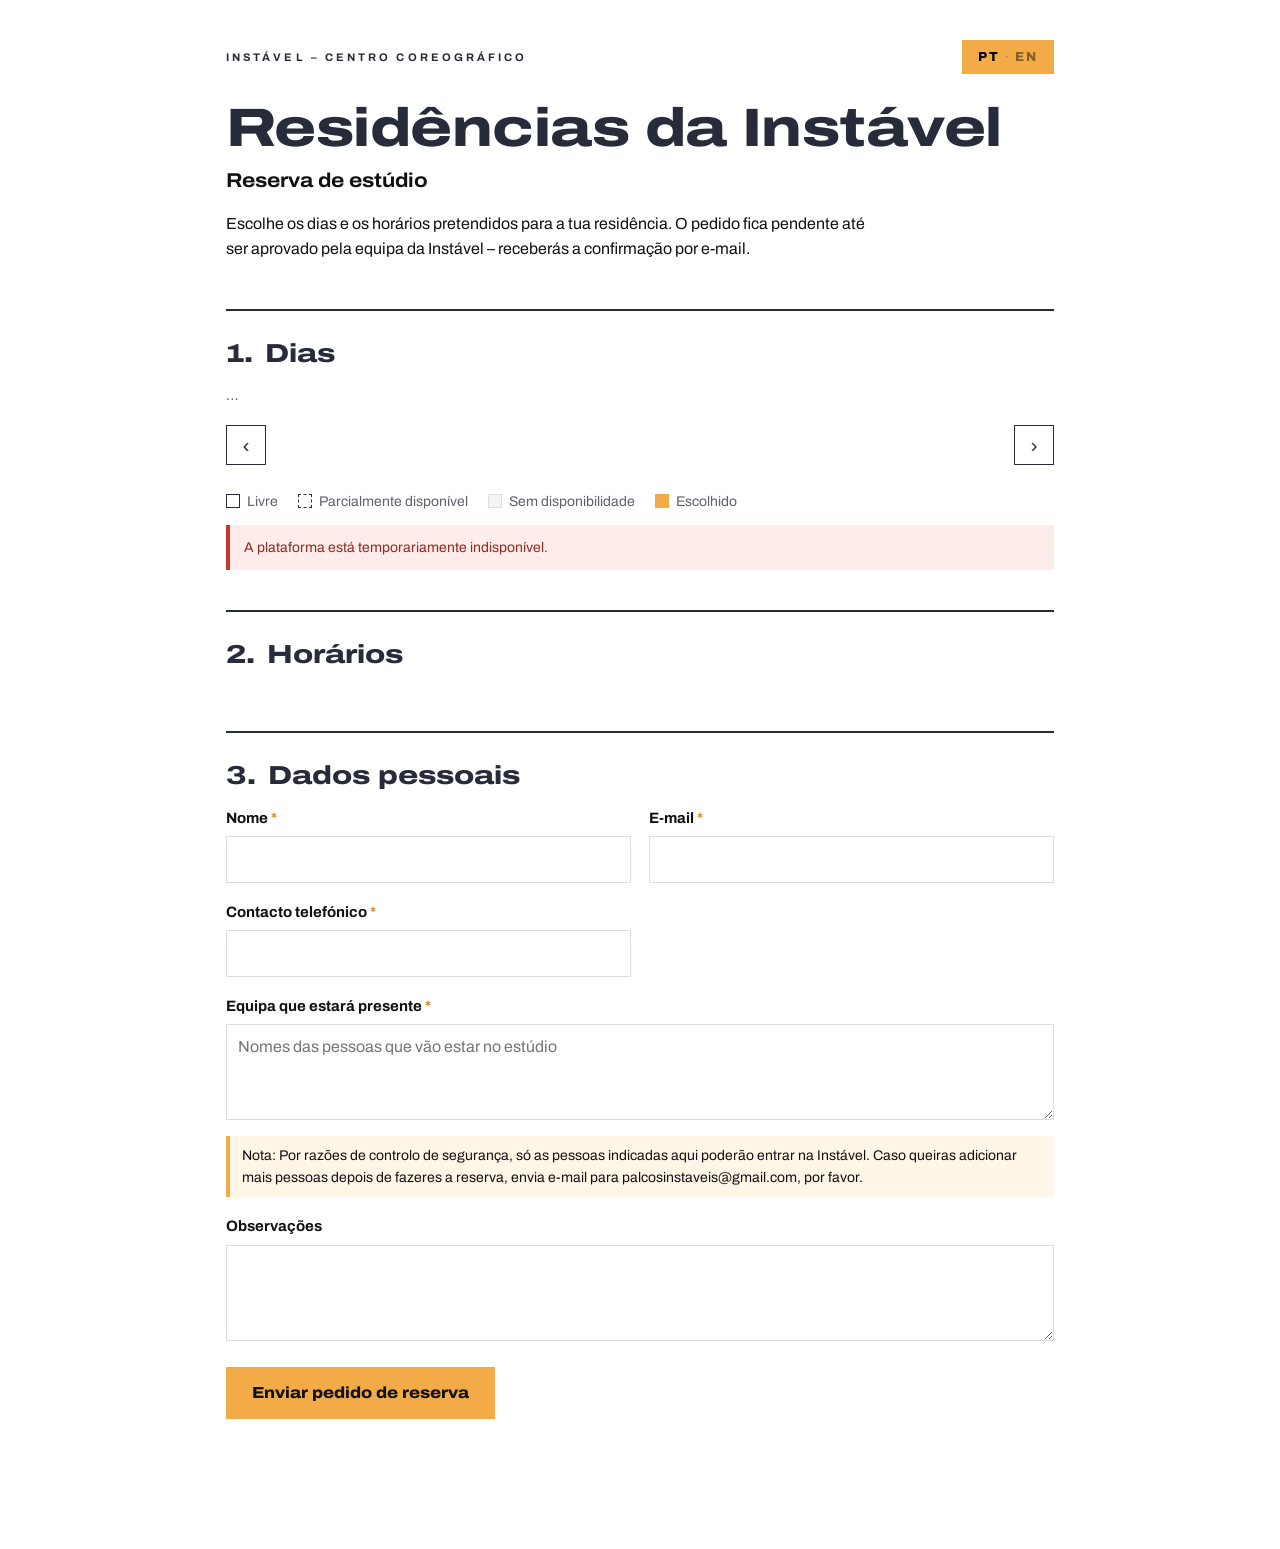
<file: index.html>
<!doctype html>
<html lang="pt">
<head>
<meta charset="utf-8">
<meta name="viewport" content="width=device-width, initial-scale=1">
<title>Residências da Instável</title>
<link rel="preconnect" href="https://fonts.googleapis.com">
<link rel="preconnect" href="https://fonts.gstatic.com" crossorigin>
<link href="https://fonts.googleapis.com/css2?family=Archivo:wdth,wght@100..125,400..800&display=swap" rel="stylesheet">
<link rel="stylesheet" href="style.css">
<script src="config.js"></script>
</head>
<body>
<div class="wrap">
  <header class="top">
    <div class="topbar">
      <div class="org"><span class="txt">Instável – Centro Coreográfico</span></div>
      <div class="lang" role="group" aria-label="Idioma / Language">
        <button type="button" data-lang="pt">PT</button><span class="dot" aria-hidden="true">·</span><button type="button" data-lang="en">EN</button>
      </div>
    </div>
    <h1>Residências da Instável</h1>
    <p class="sub" data-t="sub"></p>
    <p data-t="intro"></p>
    <ul class="rules" id="rules"></ul>
  </header>

  <!-- Cancelamento por link -->
  <section class="step hidden" id="cancelBox">
    <h2 data-t="cancelTitle"></h2>
    <p data-t="cancelText"></p>
    <div class="actions">
      <button class="btn danger" id="cancelBtn" data-t="cancelBtn"></button>
      <a href="./" class="linkbtn" id="backLink" data-t="back"></a>
    </div>
    <div id="cancelMsg"></div>
  </section>

  <div id="bookingFlow">
    <section class="step">
      <h2><span class="n">1.</span><span data-t="s1"></span></h2>
      <p class="hint" id="calHint"></p>
      <div class="cal-head">
        <button class="iconbtn" id="prevM" type="button">‹</button>
        <div class="month" id="monthLabel"></div>
        <button class="iconbtn" id="nextM" type="button">›</button>
      </div>
      <div class="grid" id="grid"></div>
      <div class="legend">
        <span><i></i><span data-t="lgFree"></span></span>
        <span><i class="p"></i><span data-t="lgPartial"></span></span>
        <span><i class="f"></i><span data-t="lgFull"></span></span>
        <span><i class="s"></i><span data-t="lgSel"></span></span>
      </div>
      <div class="counter" id="counter"></div>
      <div id="calMsg"></div>
    </section>

    <section class="step">
      <h2><span class="n">2.</span><span data-t="s2"></span></h2>
      <p class="hint" id="timeHint"></p>
      <div class="sel-list" id="selList"></div>
      <div class="actions hidden" id="copyWrap"><button class="linkbtn" id="copyTimes" type="button" data-t="copy"></button></div>
    </section>

    <section class="step">
      <h2><span class="n">3.</span><span data-t="s3"></span></h2>
      <form id="form" novalidate>
        <div class="fields">
          <div><label for="name"><span data-t="fName"></span> <span class="req">*</span></label><input id="name" autocomplete="name" required maxlength="120"></div>
          <div><label for="email"><span data-t="fEmail"></span> <span class="req">*</span></label><input id="email" type="email" autocomplete="email" required maxlength="160"></div>
          <div><label for="phone"><span data-t="fPhone"></span> <span class="req">*</span></label><input id="phone" type="tel" autocomplete="tel" required maxlength="40"></div>
          <div class="full">
            <label for="team"><span data-t="fTeam"></span> <span class="req">*</span></label>
            <textarea id="team" required maxlength="1000" data-tp="fTeamPh"></textarea>
            <p class="note" data-t="fTeamNote"></p>
          </div>
          <div class="full"><label for="notes" data-t="fNotes"></label><textarea id="notes" maxlength="1000"></textarea></div>
        </div>
        <div class="actions">
          <button class="btn" type="submit" id="submitBtn" data-t="submit"></button>
        </div>
        <div id="formMsg"></div>
      </form>
    </section>
  </div>

  <section class="step done hidden" id="doneBox">
    <h2 data-t="doneTitle"></h2>
    <p id="doneText"></p>
    <div class="actions" style="justify-content:center"><a class="btn ghost" href="./" id="againLink" data-t="again"></a></div>
  </section>
</div>

<script>
(function () {
  'use strict';
  var API = window.RESERVAS_API;

  // ---------- textos ----------
  var T = {
    pt: {
      sub: 'Reserva de estúdio',
      intro: 'Escolhe os dias e os horários pretendidos para a tua residência. O pedido fica pendente até ser aprovado pela equipa da Instável – receberás a confirmação por e-mail.',
      rules: function (c) { return ['Das ' + c.openHour + 'h às ' + c.closeHour + 'h', 'Máx. ' + c.maxHoursPerDay + 'h por dia', 'Até ' + c.maxDaysPerRequest + ' dias por pedido', 'Sujeito a aprovação']; },
      s1: 'Dias',
      hint1: function (n) { return 'Clica nos dias que pretendes reservar um estúdio (até ' + n + ' dias por pedido). Para retirar os dias, clica de novo.'; },
      prevM: 'Mês anterior', nextM: 'Mês seguinte',
      lgFree: 'Livre', lgPartial: 'Parcialmente disponível', lgFull: 'Sem disponibilidade', lgSel: 'Escolhido',
      counter: 'Dias escolhidos',
      s2: 'Horários',
      hint2: function (c) { return 'Entre as ' + c.openHour + 'h e as ' + c.closeHour + 'h, no máximo ' + c.maxHoursPerDay + ' horas por dia.'; },
      empty: 'Ainda não escolheste nenhum dia.',
      copy: 'Aplicar o horário do primeiro dia a todos os dias',
      noFree: 'Sem estúdio livre: ',
      start: 'Início', end: 'Fim', remove: 'Retirar',
      s3: 'Dados pessoais',
      fName: 'Nome', fEmail: 'E-mail', fPhone: 'Contacto telefónico',
      fTeam: 'Equipa que estará presente', fTeamPh: 'Nomes das pessoas que vão estar no estúdio',
      fTeamNote: 'Nota: Por razões de controlo de segurança, só as pessoas indicadas aqui poderão entrar na Instável. Caso queiras adicionar mais pessoas depois de fazeres a reserva, envia e-mail para palcosinstaveis@gmail.com, por favor.',
      fNotes: 'Observações',
      submit: 'Enviar pedido de reserva', sending: 'A enviar…',
      doneTitle: 'Pedido enviado',
      doneText: function (e) { return 'Obrigado! O teu pedido ficou <b>pendente de aprovação</b>. Enviámos um resumo para <b>' + e + '</b>. Quando a equipa aprovar, receberás um novo e-mail de confirmação.'; },
      again: 'Fazer outro pedido',
      cancelTitle: 'Cancelar pedido de reserva',
      cancelText: 'Confirmas que pretendes cancelar este pedido ou reserva? Todos os dias associados ficam livres.',
      cancelBtn: 'Confirmar cancelamento', cancelling: 'A cancelar…', back: 'Voltar',
      cancelDone: 'Cancelado. Enviámos uma confirmação para o teu e-mail.',
      eMax: function (n) { return 'Cada pedido pode ter no máximo ' + n + ' dias. Podes fazer outro pedido depois deste.'; },
      ePickDay: 'Escolhe pelo menos um dia (ponto 1).',
      eFill: 'Preenche nome, e-mail, contacto telefónico e equipa.',
      eEmail: 'O e-mail não parece válido.',
      eLoad: 'Não foi possível carregar a disponibilidade. Verifica a ligação e atualiza a página.',
      eSend: 'Não foi possível enviar o pedido. Verifica a ligação e tenta novamente.',
      eCancel: 'Não foi possível cancelar. Tenta novamente.',
      eDown: 'A plataforma está temporariamente indisponível.',
      eCopy: function (l) { return 'Não foi possível aplicar o mesmo horário em: ' + l + ' (sem estúdio livre nesse período).'; },
      eDropped: function (l) { return 'Entretanto deixou de haver disponibilidade, retirado: ' + l + '.'; },
      wd: ['dom', 'seg', 'ter', 'qua', 'qui', 'sex', 'sáb'],
      wdl: ['domingo', 'segunda', 'terça', 'quarta', 'quinta', 'sexta', 'sábado'],
      mo: ['jan', 'fev', 'mar', 'abr', 'mai', 'jun', 'jul', 'ago', 'set', 'out', 'nov', 'dez'],
      mof: ['janeiro', 'fevereiro', 'março', 'abril', 'maio', 'junho', 'julho', 'agosto', 'setembro', 'outubro', 'novembro', 'dezembro']
    },
    en: {
      sub: 'Studio booking',
      intro: 'Choose the days and times you would like for your residency. Your request will remain pending until it is approved by the Instável team – you will receive a confirmation by e-mail.',
      rules: function (c) { return [c.openHour + ':00 to ' + c.closeHour + ':00', 'Max. ' + c.maxHoursPerDay + 'h per day', 'Up to ' + c.maxDaysPerRequest + ' days per request', 'Subject to approval']; },
      s1: 'Days',
      hint1: function (n) { return 'Click the days on which you would like to book a studio (up to ' + n + ' days per request). To remove a day, click it again.'; },
      prevM: 'Previous month', nextM: 'Next month',
      lgFree: 'Available', lgPartial: 'Partially available', lgFull: 'Unavailable', lgSel: 'Selected',
      counter: 'Selected days',
      s2: 'Times',
      hint2: function (c) { return 'Between ' + c.openHour + ':00 and ' + c.closeHour + ':00, max. ' + c.maxHoursPerDay + ' hours per day.'; },
      empty: 'You have not selected any days yet.',
      copy: 'Apply the first day\'s times to all days',
      noFree: 'No studio available: ',
      start: 'Start', end: 'End', remove: 'Remove',
      s3: 'Personal details',
      fName: 'Name', fEmail: 'E-mail', fPhone: 'Phone number',
      fTeam: 'Team members who will be present', fTeamPh: 'Names of the people who will be in the studio',
      fTeamNote: 'Note: For security reasons, only the people listed here will be allowed into Instável. If you would like to add more people after making your booking, please send an e-mail to palcosinstaveis@gmail.com.',
      fNotes: 'Notes',
      submit: 'Send booking request', sending: 'Sending…',
      doneTitle: 'Request sent',
      doneText: function (e) { return 'Thank you! Your request is <b>pending approval</b>. We have sent a summary to <b>' + e + '</b>. Once the team approves it, you will receive a confirmation e-mail.'; },
      again: 'Make another request',
      cancelTitle: 'Cancel booking request',
      cancelText: 'Are you sure you want to cancel this request or booking? All the days in it will become available again.',
      cancelBtn: 'Confirm cancellation', cancelling: 'Cancelling…', back: 'Back',
      cancelDone: 'Cancelled. We have sent a confirmation to your e-mail.',
      eMax: function (n) { return 'Each request can include at most ' + n + ' days. You can make another request afterwards.'; },
      ePickDay: 'Please choose at least one day (step 1).',
      eFill: 'Please fill in name, e-mail, phone number and team.',
      eEmail: 'The e-mail address does not seem valid.',
      eLoad: 'Availability could not be loaded. Please check your connection and refresh the page.',
      eSend: 'The request could not be sent. Please check your connection and try again.',
      eCancel: 'The cancellation could not be completed. Please try again.',
      eDown: 'The platform is temporarily unavailable.',
      eCopy: function (l) { return 'The same times could not be applied to: ' + l + ' (no studio available then).'; },
      eDropped: function (l) { return 'No longer available, removed: ' + l + '.'; },
      wd: ['Sun', 'Mon', 'Tue', 'Wed', 'Thu', 'Fri', 'Sat'],
      wdl: ['Sunday', 'Monday', 'Tuesday', 'Wednesday', 'Thursday', 'Friday', 'Saturday'],
      mo: ['Jan', 'Feb', 'Mar', 'Apr', 'May', 'Jun', 'Jul', 'Aug', 'Sep', 'Oct', 'Nov', 'Dec'],
      mof: ['January', 'February', 'March', 'April', 'May', 'June', 'July', 'August', 'September', 'October', 'November', 'December']
    }
  };

  var lang = 'pt';
  var cfg = null;            // configuração vinda do servidor
  var view = null;           // primeiro dia do mês visível
  var avail = {};            // 'AAAA-MM-DD' -> [[ini,fim], ...] (um intervalo por evento no calendário)
  var loaded = {};           // 'AAAA-MM' -> promessa
  var selected = {};         // 'AAAA-MM-DD' -> { start: min, end: min }
  var cancelMode = false;

  var $ = function (id) { return document.getElementById(id); };
  function t(k) { return T[lang][k]; }
  function pad(n) { return (n < 10 ? '0' : '') + n; }
  function key(d) { return d.getFullYear() + '-' + pad(d.getMonth() + 1) + '-' + pad(d.getDate()); }
  function fromKey(k) { var p = k.split('-'); return new Date(+p[0], +p[1] - 1, +p[2]); }
  function addDays(d, n) { return new Date(d.getFullYear(), d.getMonth(), d.getDate() + n); }
  function hhmm(m) { return pad(Math.floor(m / 60)) + ':' + pad(m % 60); }
  function today() { var n = new Date(); return new Date(n.getFullYear(), n.getMonth(), n.getDate()); }
  function human(k) { var d = fromKey(k); return t('wdl')[d.getDay()] + ', ' + d.getDate() + ' ' + t('mo')[d.getMonth()]; }
  function msg(el, text, kind) { $(el).innerHTML = text ? '<div class="msg ' + (kind || 'err') + '"></div>' : ''; if (text) $(el).firstChild.textContent = text; }
  function escHtml(s) { return String(s).replace(/[&<>"]/g, function (c) { return { '&': '&amp;', '<': '&lt;', '>': '&gt;', '"': '&quot;' }[c]; }); }

  function apiGet(params) {
    params.lang = lang;
    return fetch(API + '?' + new URLSearchParams(params)).then(function (r) { return r.json(); });
  }
  function apiPost(body) {
    body.lang = lang;
    return fetch(API, { method: 'POST', headers: { 'Content-Type': 'text/plain;charset=utf-8' }, body: JSON.stringify(body) })
      .then(function (r) { return r.json(); });
  }

  // ---------- idioma ----------
  // Entra sempre em português; inglês só pelo botão EN ou por links com ?lang=en (ex.: e-mails)
  function pickLang() {
    return new URLSearchParams(location.search).get('lang') === 'en' ? 'en' : 'pt';
  }
  function setLang(l) {
    lang = l;
    document.documentElement.lang = l;
    document.querySelectorAll('[data-t]').forEach(function (el) { var v = t(el.getAttribute('data-t')); if (typeof v === 'string') el.textContent = v; });
    document.querySelectorAll('[data-tp]').forEach(function (el) { el.placeholder = t(el.getAttribute('data-tp')); });
    document.querySelectorAll('.lang button').forEach(function (b) { b.setAttribute('aria-pressed', String(b.getAttribute('data-lang') === l)); });
    $('prevM').setAttribute('aria-label', t('prevM')); $('nextM').setAttribute('aria-label', t('nextM'));
    var suffix = l === 'en' ? '?lang=en' : '?lang=pt';
    $('againLink').href = './' + suffix; $('backLink').href = './' + suffix;
    if (cfg) { renderRules(); render(); }
  }
  document.querySelectorAll('.lang button').forEach(function (b) { b.onclick = function () { setLang(b.getAttribute('data-lang')); }; });

  // ---------- disponibilidade ----------
  function busyFor(k) { return avail[k] || null; }
  function nowMinutesIf(k) {
    if (k !== key(today())) return -1;
    var n = new Date(); return n.getHours() * 60 + n.getMinutes();
  }
  // "Ocupado" = já há tantos eventos em simultâneo como estúdios
  function isBusy(busy, a, b) {
    var n = 0;
    for (var i = 0; i < busy.length; i++) if (busy[i][0] < b && busy[i][1] > a) n++;
    return n >= cfg.capacity;
  }
  function startOptions(k) {
    var busy = busyFor(k); if (!busy) return [];
    var out = [], step = cfg.stepMinutes, now = nowMinutesIf(k);
    for (var tm = cfg.openHour * 60; tm + step <= cfg.closeHour * 60; tm += step) {
      if (tm <= now) continue;
      if (!isBusy(busy, tm, tm + step)) out.push(tm);
    }
    return out;
  }
  function endOptions(k, start) {
    var busy = busyFor(k) || [], out = [], step = cfg.stepMinutes;
    var max = Math.min(cfg.closeHour * 60, start + cfg.maxHoursPerDay * 60);
    for (var tm = start + step; tm <= max; tm += step) {
      if (isBusy(busy, tm - step, tm)) break;
      out.push(tm);
    }
    return out;
  }
  function limitDate() { var d = today(); return new Date(d.getFullYear(), d.getMonth() + cfg.maxMonthsAhead, d.getDate()); }
  function dayStatus(k) {
    var d = fromKey(k);
    if (d < today() || d > limitDate()) return 'off';
    if (!busyFor(k)) return 'loading';
    var free = startOptions(k).length;
    var total = (cfg.closeHour - cfg.openHour) * 60 / cfg.stepMinutes;
    if (!free) return 'full';
    return free === total ? 'free' : 'partial';
  }

  function loadMonth(d) {
    var first = new Date(d.getFullYear(), d.getMonth(), 1), last = new Date(d.getFullYear(), d.getMonth() + 1, 0);
    var wk = key(first).slice(0, 7);
    if (loaded[wk]) return loaded[wk];
    var p = apiGet({ action: 'availability', from: key(first), to: key(last) }).then(function (res) {
      if (!res.ok) throw new Error(res.error);
      Object.keys(res.days).forEach(function (k) { avail[k] = res.days[k]; });
    }).catch(function () {
      delete loaded[wk];
      msg('calMsg', t('eLoad'));
    });
    loaded[wk] = p;
    return p;
  }
  function refreshAll() {
    avail = {}; loaded = {};
    var months = {}; months[key(view).slice(0, 7)] = view;
    Object.keys(selected).forEach(function (k) { months[k.slice(0, 7)] = fromKey(k); });
    return Promise.all(Object.keys(months).map(function (m) { return loadMonth(months[m]); }));
  }

  // ---------- desenho ----------
  function renderRules() {
    $('rules').innerHTML = '';
    t('rules')(cfg).forEach(function (r) { var li = document.createElement('li'); li.textContent = r; $('rules').appendChild(li); });
  }

  function renderCalendar() {
    $('monthLabel').textContent = t('mof')[view.getMonth()] + ' ' + view.getFullYear();
    var td = today(), lim = limitDate();
    $('prevM').disabled = view.getFullYear() === td.getFullYear() && view.getMonth() === td.getMonth();
    $('nextM').disabled = view.getFullYear() * 12 + view.getMonth() >= lim.getFullYear() * 12 + lim.getMonth();
    var g = $('grid'); g.innerHTML = '';
    [1, 2, 3, 4, 5, 6, 0].forEach(function (i) { var h = document.createElement('div'); h.className = 'dow'; h.textContent = t('wd')[i]; g.appendChild(h); });
    var first = new Date(view.getFullYear(), view.getMonth(), 1);
    for (var i = 0; i < (first.getDay() + 6) % 7; i++) g.appendChild(document.createElement('div'));
    var n = new Date(view.getFullYear(), view.getMonth() + 1, 0).getDate();
    for (var dd = 1; dd <= n; dd++) {
      var k = key(new Date(view.getFullYear(), view.getMonth(), dd));
      var st = dayStatus(k);
      var b = document.createElement('button');
      b.type = 'button';
      b.className = 'day ' + (selected[k] ? 'sel' : st);
      b.innerHTML = '<span class="dn">' + dd + '</span>';
      b.disabled = !selected[k] && st !== 'free' && st !== 'partial';
      var lbl = human(k);
      if (selected[k]) lbl += ' – ' + t('lgSel'); else if (st === 'partial') lbl += ' – ' + t('lgPartial'); else if (st === 'full') lbl += ' – ' + t('lgFull');
      b.setAttribute('aria-label', lbl);
      b.setAttribute('aria-pressed', String(!!selected[k]));
      b.onclick = (function (k) { return function () { toggleDay(k); }; })(k);
      g.appendChild(b);
    }
    $('counter').innerHTML = escHtml(t('counter')) + ': <b>' + Object.keys(selected).length + ' / ' + cfg.maxDaysPerRequest + '</b>';
    $('calHint').textContent = t('hint1')(cfg.maxDaysPerRequest);
  }

  function toggleDay(k) {
    msg('calMsg', '');
    if (selected[k]) { delete selected[k]; render(); return; }
    if (Object.keys(selected).length >= cfg.maxDaysPerRequest) { msg('calMsg', t('eMax')(cfg.maxDaysPerRequest), 'info'); return; }
    var starts = startOptions(k); if (!starts.length) return;
    // sugere o horário do primeiro dia escolhido, se couber; senão o primeiro período livre
    var ref = firstSelected();
    var s = starts[0], e;
    if (ref && starts.indexOf(ref.start) !== -1 && endOptions(k, ref.start).indexOf(ref.end) !== -1) { s = ref.start; e = ref.end; }
    else { var ends = endOptions(k, s); e = ends[ends.length - 1]; }
    selected[k] = { start: s, end: e };
    render();
  }
  function firstSelected() { var ks = Object.keys(selected).sort(); return ks.length ? selected[ks[0]] : null; }

  function revalidateSelection() {
    var dropped = [];
    Object.keys(selected).forEach(function (k) {
      if (!busyFor(k)) return; // ainda a carregar
      var starts = startOptions(k), sel = selected[k];
      if (!starts.length) { dropped.push(human(k)); delete selected[k]; return; }
      if (starts.indexOf(sel.start) === -1) sel.start = starts[0];
      var ends = endOptions(k, sel.start);
      if (ends.indexOf(sel.end) === -1) sel.end = ends[ends.length - 1];
    });
    if (dropped.length) msg('calMsg', t('eDropped')(dropped.join('; ')), 'info');
  }

  // Períodos do dia sem nenhum estúdio livre
  function busyText(k) {
    var busy = busyFor(k) || [], step = cfg.stepMinutes, out = [], cur = null;
    for (var tm = cfg.openHour * 60; tm < cfg.closeHour * 60; tm += step) {
      if (isBusy(busy, tm, tm + step)) { if (cur && cur[1] === tm) cur[1] = tm + step; else { cur = [tm, tm + step]; out.push(cur); } }
    }
    if (!out.length) return '';
    return t('noFree') + out.map(function (x) { return hhmm(x[0]) + '–' + hhmm(x[1]); }).join(', ');
  }

  function renderSelection() {
    var ks = Object.keys(selected).sort();
    var list = $('selList'); list.innerHTML = '';
    $('timeHint').textContent = t('hint2')(cfg);
    $('copyWrap').classList.toggle('hidden', ks.length < 2);
    if (!ks.length) { var p = document.createElement('p'); p.className = 'empty'; p.textContent = t('empty'); list.appendChild(p); return; }
    ks.forEach(function (k) {
      var sel = selected[k];
      var row = document.createElement('div'); row.className = 'sel-row';
      var d = document.createElement('div'); d.className = 'date'; d.textContent = human(k);
      var s = document.createElement('select'); s.setAttribute('aria-label', t('start') + ' – ' + human(k));
      startOptions(k).forEach(function (tm) { s.add(new Option(hhmm(tm), tm, false, tm === sel.start)); });
      var e = document.createElement('select'); e.setAttribute('aria-label', t('end') + ' – ' + human(k));
      endOptions(k, sel.start).forEach(function (tm) { e.add(new Option(hhmm(tm), tm, false, tm === sel.end)); });
      var h = document.createElement('div'); h.className = 'hrs';
      h.textContent = ((sel.end - sel.start) / 60).toString().replace('.', lang === 'pt' ? ',' : '.') + 'h';
      var x = document.createElement('button'); x.type = 'button'; x.className = 'xbtn'; x.textContent = '×'; x.setAttribute('aria-label', t('remove') + ' ' + human(k));
      s.onchange = function () {
        sel.start = +s.value;
        var ends = endOptions(k, sel.start);
        if (ends.indexOf(sel.end) === -1) sel.end = ends[ends.length - 1];
        renderSelection();
      };
      e.onchange = function () { sel.end = +e.value; renderSelection(); };
      x.onclick = function () { delete selected[k]; render(); };
      row.appendChild(d); row.appendChild(s); row.appendChild(e); row.appendChild(h); row.appendChild(x);
      var bt = busyText(k);
      if (bt) { var b = document.createElement('div'); b.className = 'busy'; b.textContent = bt; row.appendChild(b); }
      list.appendChild(row);
    });
  }

  function render() { renderCalendar(); renderSelection(); }

  $('copyTimes').onclick = function () {
    var ks = Object.keys(selected).sort(), ref = selected[ks[0]], bad = [];
    ks.slice(1).forEach(function (k) {
      if (startOptions(k).indexOf(ref.start) !== -1 && endOptions(k, ref.start).indexOf(ref.end) !== -1) {
        selected[k].start = ref.start; selected[k].end = ref.end;
      } else bad.push(human(k));
    });
    renderSelection();
    msg('calMsg', bad.length ? t('eCopy')(bad.join('; ')) : '', 'info');
  };

  function goMonth(n) { view = new Date(view.getFullYear(), view.getMonth() + n, 1); render(); loadMonth(view).then(render); }
  $('prevM').onclick = function () { goMonth(-1); };
  $('nextM').onclick = function () { goMonth(1); };

  // ---------- envio ----------
  $('form').onsubmit = function (ev) {
    ev.preventDefault();
    msg('formMsg', '');
    var data = {
      action: 'request',
      name: $('name').value.trim(), email: $('email').value.trim(), phone: $('phone').value.trim(),
      team: $('team').value.trim(), notes: $('notes').value.trim(),
      slots: Object.keys(selected).sort().map(function (k) { return { date: k, start: hhmm(selected[k].start), end: hhmm(selected[k].end) }; })
    };
    if (!data.slots.length) return msg('formMsg', t('ePickDay'));
    if (!data.name || !data.email || !data.phone || !data.team) return msg('formMsg', t('eFill'));
    if (!/^[^\s@]+@[^\s@]+\.[^\s@]+$/.test(data.email)) return msg('formMsg', t('eEmail'));
    var btn = $('submitBtn'); btn.disabled = true; btn.textContent = t('sending');
    apiPost(data).then(function (res) {
      if (!res.ok) {
        msg('formMsg', res.error);
        return refreshAll().then(function () { revalidateSelection(); render(); });
      }
      $('bookingFlow').classList.add('hidden');
      $('doneText').innerHTML = t('doneText')(escHtml(data.email));
      $('doneBox').classList.remove('hidden');
      window.scrollTo(0, 0);
    }).catch(function () {
      msg('formMsg', t('eSend'));
    }).then(function () { btn.disabled = false; btn.textContent = t('submit'); });
  };

  // ---------- cancelamento por link ----------
  function setupCancel(id, tk) {
    cancelMode = true;
    $('bookingFlow').classList.add('hidden');
    $('cancelBox').classList.remove('hidden');
    $('cancelBtn').onclick = function () {
      var b = $('cancelBtn'); b.disabled = true; b.textContent = t('cancelling');
      apiPost({ action: 'cancel', requestId: id, token: tk }).then(function (res) {
        if (!res.ok) { msg('cancelMsg', res.error); b.disabled = false; b.textContent = t('cancelBtn'); return; }
        b.classList.add('hidden');
        msg('cancelMsg', t('cancelDone'), 'info');
      }).catch(function () { msg('cancelMsg', t('eCancel')); b.disabled = false; b.textContent = t('cancelBtn'); });
    };
  }

  // ---------- arranque ----------
  function init() {
    setLang(pickLang());
    var q = new URLSearchParams(location.search);
    if (q.get('cancelar') && q.get('t')) setupCancel(q.get('cancelar'), q.get('t'));
    view = new Date(today().getFullYear(), today().getMonth(), 1);
    if (cancelMode) return;
    $('calHint').textContent = '…';
    apiGet({ action: 'config' }).then(function (res) {
      if (!res.ok) throw new Error(res.error);
      cfg = res.config;
      renderRules(); render();
      return loadMonth(view).then(render);
    }).catch(function () { msg('calMsg', t('eDown')); });
  }
  init();
})();
</script>
</body>
</html>
</file>
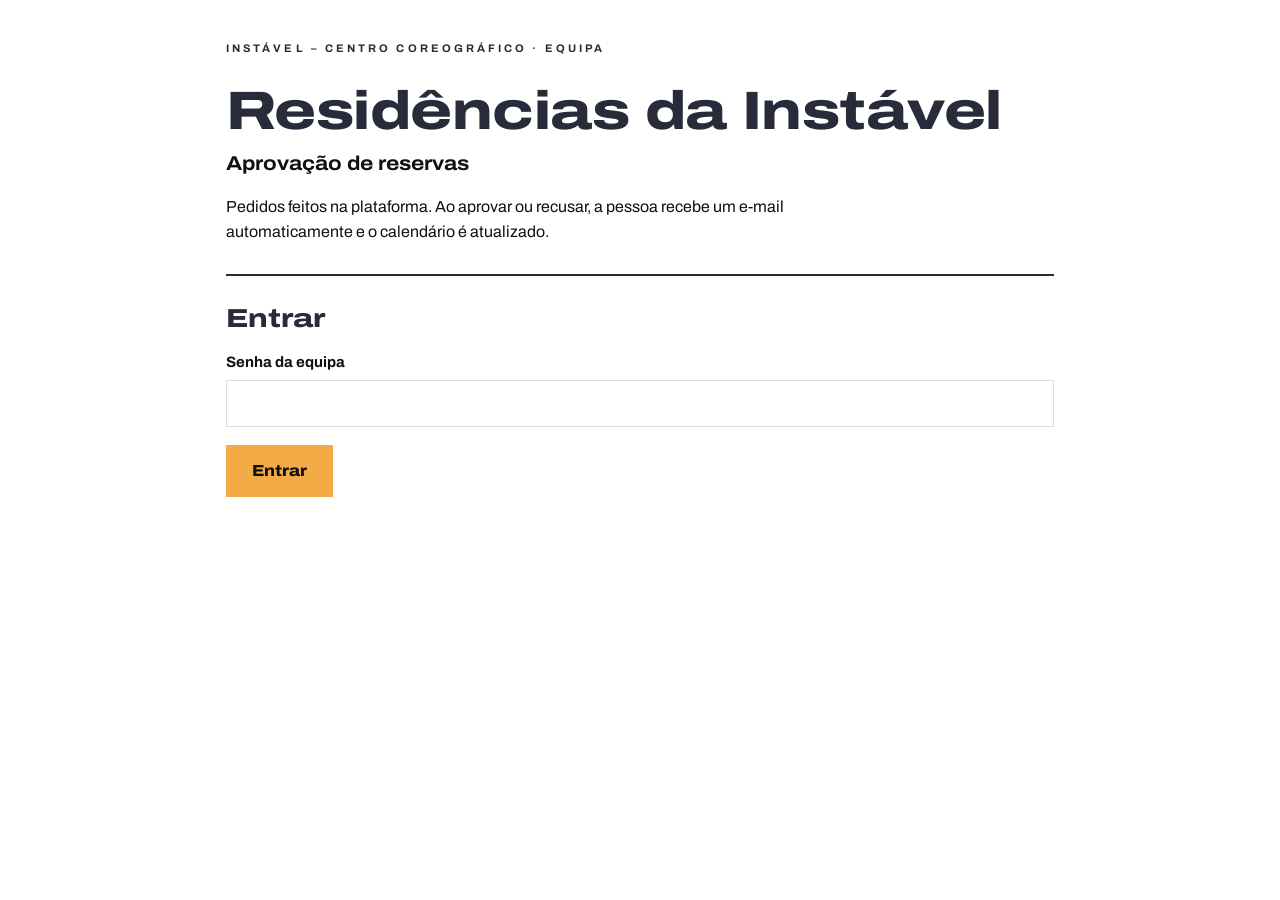
<file: admin-2.html>
<!doctype html>
<html lang="pt">
<head>
<meta charset="utf-8">
<meta name="viewport" content="width=device-width, initial-scale=1">
<meta name="robots" content="noindex">
<title>Residências da Instável · Equipa</title>
<link rel="preconnect" href="https://fonts.googleapis.com">
<link rel="preconnect" href="https://fonts.gstatic.com" crossorigin>
<link href="https://fonts.googleapis.com/css2?family=Archivo:wdth,wght@100..125,400..800&display=swap" rel="stylesheet">
<link rel="stylesheet" href="style.css">
<script src="config.js"></script>
</head>
<body>
<div class="wrap">
  <header class="top">
    <div class="topbar"><div class="org"><span class="txt">Instável – Centro Coreográfico · Equipa</span></div></div>
    <h1>Residências da Instável</h1>
    <p class="sub">Aprovação de reservas</p>
    <p>Pedidos feitos na plataforma. Ao aprovar ou recusar, a pessoa recebe um e-mail automaticamente e o calendário é atualizado.</p>
  </header>

  <section class="step" id="loginBox">
    <h2>Entrar</h2>
    <form id="loginForm">
      <label for="pw">Senha da equipa</label>
      <input id="pw" type="password" autocomplete="current-password">
      <div class="actions"><button class="btn" type="submit">Entrar</button></div>
      <div id="loginMsg"></div>
    </form>
  </section>

  <div id="panel" class="hidden">
    <div class="tabs" role="tablist">
      <button role="tab" id="tabPending" aria-selected="true">Pendentes <span id="nPending"></span></button>
      <button role="tab" id="tabApproved" aria-selected="false">Aprovadas <span id="nApproved"></span></button>
      <button class="linkbtn" id="reload" style="margin-left:auto">Atualizar</button>
    </div>
    <div id="panelMsg"></div>
    <div id="list"></div>
  </div>
</div>

<script>
(function () {
  'use strict';
  var API = window.RESERVAS_API;
  var pw = '';
  var data = { pending: [], approved: [] };
  var tab = 'pending';
  var $ = function (id) { return document.getElementById(id); };

  function msg(el, text, kind) { $(el).innerHTML = text ? '<div class="msg ' + (kind || 'err') + '"></div>' : ''; if (text) $(el).firstChild.textContent = text; }
  function api(body) {
    body.password = pw;
    return fetch(API, { method: 'POST', headers: { 'Content-Type': 'text/plain;charset=utf-8' }, body: JSON.stringify(body) })
      .then(function (r) { return r.json(); });
  }
  function el(tag, cls, text) { var e = document.createElement(tag); if (cls) e.className = cls; if (text != null) e.textContent = text; return e; }

  function load() {
    msg('panelMsg', 'A carregar…', 'info');
    return api({ action: 'adminList' }).then(function (res) {
      if (!res.ok) throw new Error(res.error);
      data = res; msg('panelMsg', ''); render(); return true;
    });
  }

  function render() {
    $('nPending').textContent = '(' + data.pending.length + ')';
    $('nApproved').textContent = '(' + data.approved.length + ')';
    $('tabPending').setAttribute('aria-selected', String(tab === 'pending'));
    $('tabApproved').setAttribute('aria-selected', String(tab === 'approved'));
    var items = data[tab], list = $('list');
    list.innerHTML = '';
    if (!items.length) { list.appendChild(el('p', 'empty', tab === 'pending' ? 'Não há pedidos pendentes.' : 'Não há reservas aprovadas futuras.')); return; }
    items.forEach(function (r) { list.appendChild(card(r)); });
  }

  function card(r) {
    var c = el('div', 'req-card');
    var h = el('h3', null, r.name);
    var tg = el('span', 'tag' + (r.status === 'aprovado' ? ' okt' : ''), r.status === 'aprovado' ? 'aprovado' : 'pendente'); h.appendChild(tg);
    if (r.lang === 'en') h.appendChild(el('span', 'tag', 'EN'));
    c.appendChild(h);
    var meta = el('div', 'meta');
    meta.appendChild(document.createTextNode(r.email + ' · ' + r.phone + ' · ' + r.slots.length + (r.slots.length === 1 ? ' dia' : ' dias')));
    if (r.created) meta.appendChild(document.createTextNode(' · pedido a ' + new Date(r.created).toLocaleString('pt-PT', { dateStyle: 'short', timeStyle: 'short' })));
    c.appendChild(meta);
    var team = el('div', 'team'); team.appendChild(el('b', null, 'Equipa: ')); team.appendChild(document.createTextNode(r.team)); c.appendChild(team);
    if (r.notes) { var n = el('div', 'team'); n.appendChild(el('b', null, 'Observações: ')); n.appendChild(document.createTextNode(r.notes)); c.appendChild(n); }
    var pending = r.status === 'pendente', multi = r.slots.length > 1;
    // Lista de dias; com mais de um dia, cada um tem uma caixa de seleção
    var ul = el('ul', multi ? 'days' : null), boxes = [];
    r.slots.forEach(function (s) {
      var li = el('li');
      var text = s.label + ', ' + s.start + '–' + s.end;
      if (multi) {
        var lab = el('label', 'daypick'), cb = document.createElement('input');
        cb.type = 'checkbox'; cb.checked = pending; cb.value = s.date; cb.full = s.full;
        lab.appendChild(cb); lab.appendChild(document.createTextNode(' ' + text));
        li.appendChild(lab); boxes.push(cb);
      } else li.appendChild(document.createTextNode(text));
      if (s.full) li.appendChild(el('span', 'warn', '  ⚠ sem estúdio livre — já ocupado por: ' + s.overlaps.join('; ')));
      else if (s.overlaps.length) li.appendChild(el('span', 'meta', '  (partilha horário com: ' + s.overlaps.join('; ') + ')'));
      ul.appendChild(li);
    });
    c.appendChild(ul);
    function picked() { return boxes.filter(function (b) { return b.checked; }); }

    var act = el('div', 'actions'), m = el('div');
    if (multi) {
      var hint = el('p', 'meta', pending
        ? 'Para aprovar só alguns dias, desmarca os outros e usa "Aprovar só…": os dias desmarcados são recusados e a pessoa é informada no mesmo e-mail.'
        : 'Para cancelar só alguns dias, marca-os e usa "Cancelar dias selecionados".');
      c.insertBefore(hint, ul);
    }
    if (pending) {
      // "Aprovar todos" aprova sempre todos os dias; "Aprovar X de Y" só aparece quando há dias desmarcados
      var all = el('button', 'btn ok small', multi ? 'Aprovar todos' : 'Aprovar');
      var some = el('button', 'btn ok small hidden');
      var no = el('button', 'btn ghost small', multi ? 'Recusar todos' : 'Recusar');
      var btnsP = [all, some, no];
      var sync = function () {
        var n = picked().length, partial = multi && n > 0 && n < boxes.length;
        some.classList.toggle('hidden', !partial);
        some.textContent = 'Aprovar só ' + n + ' de ' + boxes.length + ' dias';
      };
      boxes.forEach(function (b) { b.onchange = sync; }); sync();
      all.onclick = function () {
        if (r.slots.some(function (s) { return s.full; }) && !confirm('Em pelo menos um destes dias os dois estúdios já estão ocupados. Aprovar mesmo assim?')) return;
        send_({ action: 'approve', requestId: r.requestId }, btnsP, m);
      };
      some.onclick = function () {
        var sel = picked();
        if (sel.some(function (b) { return b.full; }) && !confirm('Em pelo menos um dos dias a aprovar os dois estúdios já estão ocupados. Aprovar mesmo assim?')) return;
        var reason = prompt('Vais aprovar ' + sel.length + ' dia(s) e recusar ' + (boxes.length - sel.length) + '.\nMotivo para os dias recusados (opcional, vai no e-mail):', '');
        if (reason === null) return;
        send_({ action: 'approve', requestId: r.requestId, dates: sel.map(function (b) { return b.value; }), reason: reason }, btnsP, m);
      };
      no.onclick = function () {
        var reason = prompt('Recusar ' + (multi ? 'todos os dias deste pedido' : 'este pedido') + '?\nMotivo (opcional, vai no e-mail para a pessoa):', '');
        if (reason === null) return;
        send_({ action: 'reject', requestId: r.requestId, reason: reason }, btnsP, m);
      };
      act.appendChild(all); act.appendChild(some); act.appendChild(no);
    } else {
      var btns = [];
      if (multi) {
        var some = el('button', 'btn ghost small', 'Cancelar dias selecionados');
        var syncC = function () { var n = picked().length; some.disabled = n === 0; some.textContent = n ? 'Cancelar ' + n + (n === 1 ? ' dia selecionado' : ' dias selecionados') : 'Cancelar dias selecionados'; };
        boxes.forEach(function (b) { b.onchange = syncC; }); syncC();
        some.onclick = function () {
          var sel = picked(); if (!sel.length) return;
          var reason = prompt('Cancelar ' + sel.length + ' dia(s) desta reserva? A pessoa recebe um e-mail com os dias cancelados e os que se mantêm.\nMotivo (opcional):', '');
          if (reason === null) return;
          send_({ action: 'reject', requestId: r.requestId, reason: reason, dates: sel.map(function (b) { return b.value; }) }, btns, m);
        };
        act.appendChild(some); btns.push(some);
      }
      var cancel = el('button', 'btn ghost small', multi ? 'Cancelar reserva toda' : 'Cancelar reserva');
      cancel.onclick = function () {
        var reason = prompt('Cancelar ' + (multi ? 'todos os dias desta reserva' : 'esta reserva') + '? A pessoa recebe um e-mail.\nMotivo (opcional):', '');
        if (reason === null) return;
        send_({ action: 'reject', requestId: r.requestId, reason: reason }, btns, m);
      };
      act.appendChild(cancel); btns.push(cancel);
    }
    c.appendChild(act); c.appendChild(m);
    return c;
  }

  function send_(body, btns, m) {
    btns.forEach(function (b) { b.disabled = true; });
    api(body).then(function (res) {
      if (!res.ok) throw new Error(res.error);
      return load();
    }).catch(function (e) {
      btns.forEach(function (b) { b.disabled = false; });
      m.innerHTML = ''; m.appendChild(el('div', 'msg err', e.message || 'Erro.'));
    });
  }

  $('loginForm').onsubmit = function (ev) {
    ev.preventDefault();
    pw = $('pw').value;
    msg('loginMsg', '');
    load().then(function () {
      try { sessionStorage.setItem('reservasPw', pw); } catch (e) {}
      $('loginBox').classList.add('hidden'); $('panel').classList.remove('hidden');
    }).catch(function (e) { msg('panelMsg', ''); msg('loginMsg', e.message || 'Não foi possível entrar.'); });
  };
  $('tabPending').onclick = function () { tab = 'pending'; render(); };
  $('tabApproved').onclick = function () { tab = 'approved'; render(); };
  $('reload').onclick = function () { load().catch(function (e) { msg('panelMsg', e.message); }); };

  try { var saved = sessionStorage.getItem('reservasPw'); if (saved) { $('pw').value = saved; $('loginForm').requestSubmit(); } } catch (e) {}
})();
</script>
</body>
</html>
</file>
<file: style.css>
/* Residências da Instável — estilos partilhados (identidade Instável: branco, ardósia, laranja, Archivo). */
:root {
  --bg: #ffffff;
  --ink: #111111;
  --title: #282b3a;       /* ardósia (títulos) */
  --muted: #5d6070;
  --faint: #b9bbc4;
  --line: #dcdde3;
  --soft: #f4f4f6;
  --accent: #f3ab47;      /* laranja Instável */
  --accent-ink: #111111;
  --danger: #c0392b;
  --ok: #282b3a;
  --font: "Archivo", "Helvetica Neue", Arial, sans-serif;
}
* { box-sizing: border-box; }
html { -webkit-text-size-adjust: 100%; }
body { margin: 0; background: var(--bg); color: var(--ink); font: 16px/1.55 var(--font); }
a { color: var(--title); text-decoration-color: var(--accent); text-underline-offset: 3px; }
.wrap { max-width: 860px; margin: 0 auto; padding: 40px 16px 90px; }

/* Cabeçalho */
header.top { margin-bottom: 30px; }
.topbar { display: flex; justify-content: space-between; align-items: center; gap: 12px; margin-bottom: 26px; }
.bars { display: inline-flex; flex-direction: column; gap: 5px; vertical-align: middle; margin-right: 12px; }
.bars i { display: block; width: 34px; height: 9px; background: var(--accent); }
.org { font-size: 11px; font-weight: 700; letter-spacing: .28em; text-transform: uppercase; color: var(--title); display: flex; align-items: center; }
header.top h1 { margin: 0 0 8px; font-size: clamp(34px, 6.5vw, 54px); line-height: 1.05; font-weight: 800; font-stretch: 125%; color: var(--title); letter-spacing: -.01em; }
header.top .sub { font-size: 20px; font-weight: 700; font-stretch: 112%; margin: 0 0 16px; }
header.top p { margin: 0; max-width: 640px; }
.rules { display: flex; flex-wrap: wrap; gap: 8px 20px; margin: 18px 0 0; padding: 0; list-style: none; }
.rules li { font-size: 14px; color: var(--muted); padding-left: 15px; position: relative; }
.rules li::before { content: ""; position: absolute; left: 0; top: 8px; width: 8px; height: 8px; background: var(--accent); }

/* Seletor de idioma (como no site da Instável) */
.lang { display: flex; align-items: center; background: var(--accent); padding: 5px 12px; }
.lang .dot { color: rgba(0,0,0,.35); font-size: 12px; padding: 0 2px; }
.lang button { background: none; border: 0; color: rgba(0,0,0,.45); font: inherit; font-size: 13px; font-weight: 800; letter-spacing: .14em; padding: 2px 4px; cursor: pointer; }
.lang button[aria-pressed="true"] { color: #000; }

/* Secções */
section.step { border-top: 2px solid var(--title); padding: 22px 0 30px; margin-bottom: 10px; }
section.step h2 { margin: 0 0 12px; font-size: 26px; font-weight: 800; font-stretch: 125%; color: var(--title); display: flex; gap: 12px; align-items: baseline; }
.hint { color: var(--muted); font-size: 15px; margin: -2px 0 18px; }

/* Calendário mensal */
.cal-head { display: flex; align-items: center; justify-content: space-between; gap: 10px; margin-bottom: 12px; }
.cal-head .month { font-weight: 800; font-stretch: 112%; font-size: 18px; text-align: center; text-transform: capitalize; color: var(--title); }
.iconbtn { border: 1.5px solid var(--title); background: transparent; color: var(--title); width: 40px; height: 40px; font-size: 20px; line-height: 1; cursor: pointer; flex: none; }
.iconbtn:disabled { opacity: .2; cursor: default; }
.grid { display: grid; grid-template-columns: repeat(7, 1fr); gap: 6px; }
.dow { font-size: 11px; letter-spacing: .14em; text-transform: uppercase; color: var(--muted); font-weight: 700; text-align: center; padding-bottom: 2px; }
.day { border: 1.5px solid var(--title); background: transparent; color: var(--title); font: inherit; aspect-ratio: 1.7 / 1; min-height: 44px; cursor: pointer; display: flex; align-items: center; justify-content: center; }
.day .dn { font-size: 20px; font-weight: 800; font-stretch: 112%; line-height: 1; }
.day.partial { border-style: dashed; }
.day.full, .day.loading { border-color: var(--line); background: var(--soft); color: var(--faint); cursor: default; }
.day.off { border-color: transparent; color: var(--faint); cursor: default; }
.day.sel { background: var(--accent); border-color: var(--accent); color: var(--accent-ink); }
.day:not([disabled]):not(.sel):hover { background: #fff6e8; }
.legend { display: flex; flex-wrap: wrap; gap: 8px 20px; margin-top: 14px; font-size: 14px; color: var(--muted); }
.legend i { display: inline-block; width: 14px; height: 14px; margin-right: 7px; vertical-align: -2px; border: 1.5px solid var(--title); }
.legend i.p { border-style: dashed; }
.legend i.f { border-color: var(--line); background: var(--soft); }
.legend i.s { background: var(--accent); border-color: var(--accent); }
.counter { font-size: 15px; color: var(--muted); margin-top: 10px; }
.counter b { color: var(--title); }

/* Horários */
.sel-list { display: flex; flex-direction: column; gap: 8px; }
.sel-row { display: grid; grid-template-columns: 1fr auto auto auto 34px; gap: 8px; align-items: center; padding: 10px 12px; border: 1px solid var(--line); border-left: 4px solid var(--accent); }
.sel-row .date { font-weight: 700; }
.sel-row .busy { grid-column: 1 / -1; font-size: 13px; color: var(--muted); }
.sel-row .hrs { font-size: 13px; color: var(--muted); min-width: 34px; text-align: right; }
.empty { color: var(--muted); font-size: 15px; margin: 0; }

/* Formulário */
select, input, textarea { font: inherit; color: var(--ink); border: 1.5px solid var(--line); border-radius: 0; padding: 10px 11px; background: #fff; width: 100%; }
select:focus, input:focus, textarea:focus { outline: none; border-color: var(--title); }
.sel-row select { width: auto; padding: 6px 8px; }
textarea { min-height: 96px; resize: vertical; }
label { display: block; font-size: 15px; font-weight: 700; margin-bottom: 6px; }
.fields { display: grid; grid-template-columns: 1fr 1fr; gap: 18px; }
.fields .full { grid-column: 1 / -1; }
.note { font-size: 14px; color: var(--ink); margin: 8px 0 0; padding: 9px 12px; background: #fff6e8; border-left: 4px solid var(--accent); }
.req { color: #d4851c; }
.linkbtn { background: none; border: 0; padding: 0; color: var(--title); text-decoration: underline; text-decoration-color: var(--accent); text-decoration-thickness: 2px; text-underline-offset: 4px; font: inherit; font-size: 15px; cursor: pointer; }
.xbtn { border: 0; background: none; font-size: 22px; cursor: pointer; color: var(--muted); }

.btn { border: 0; background: var(--accent); color: var(--accent-ink); font: inherit; font-weight: 800; font-stretch: 112%; padding: 14px 26px; cursor: pointer; text-decoration: none; display: inline-block; }
.btn:hover { filter: brightness(.96); }
.btn:disabled { opacity: .5; cursor: default; }
.btn.ghost { background: transparent; color: var(--title); border: 1.5px solid var(--title); }
.btn.ok { background: var(--accent); }
.btn.danger { background: var(--danger); color: #fff; }
.btn.small { padding: 8px 15px; font-size: 14px; }
.actions { display: flex; gap: 12px; flex-wrap: wrap; align-items: center; margin-top: 18px; }

.msg { padding: 12px 14px; font-size: 14px; margin-top: 12px; border-left: 4px solid; }
.msg.err { background: #fdecea; color: #8e2a20; border-color: var(--danger); }
.msg.info { background: #fff6e8; color: var(--ink); border-color: var(--accent); }
.hidden { display: none !important; }
.done { text-align: center; padding: 40px 0; }
.done h2 { justify-content: center; }

/* Página da equipa */
.req-card { border: 1px solid var(--line); border-left: 4px solid var(--accent); padding: 16px; margin-bottom: 12px; background: #fff; }
.req-card h3 { margin: 0 0 4px; font-size: 18px; font-weight: 800; font-stretch: 112%; color: var(--title); }
.req-card .meta { font-size: 14px; color: var(--muted); margin-bottom: 8px; word-break: break-word; }
.req-card .team { font-size: 14px; white-space: pre-wrap; margin: 6px 0; }
.req-card ul { margin: 6px 0 0; padding-left: 18px; font-size: 14px; }
.warn { color: var(--danger); font-weight: 700; }
.req-card ul.days { list-style: none; padding-left: 0; }
.req-card ul.days li { padding: 5px 0; border-top: 1px solid var(--soft); }
.daypick { display: inline; font-weight: 400; font-size: 14px; margin: 0; cursor: pointer; }
.daypick input { width: auto; margin: 0 6px 0 0; accent-color: var(--title); vertical-align: -1px; }
.tag { display: inline-block; font-size: 11px; font-weight: 700; letter-spacing: .12em; text-transform: uppercase; padding: 2px 8px; border: 1.5px solid var(--title); color: var(--title); margin-left: 8px; vertical-align: 3px; }
.tag.okt { background: var(--accent); border-color: var(--accent); color: #000; }
.tabs { display: flex; gap: 8px; margin-bottom: 14px; align-items: center; }
.tabs button[role="tab"] { border: 1.5px solid var(--title); background: transparent; color: var(--title); padding: 7px 14px; font: inherit; font-size: 14px; font-weight: 700; cursor: pointer; }
.tabs button[role="tab"][aria-selected="true"] { background: var(--title); color: #fff; }

@media (max-width: 600px) {
  .wrap { padding-top: 24px; }
  .org { letter-spacing: .18em; font-size: 10px; }
  .fields { grid-template-columns: 1fr; }
  .grid { gap: 4px; }
  .day { aspect-ratio: 1 / 1; min-height: 40px; }
  .day .dn { font-size: 16px; }
  .sel-row { grid-template-columns: 1fr auto auto 30px; }
  .sel-row .date { grid-column: 1 / -1; }
  .sel-row .hrs { display: none; }
}
</file>
